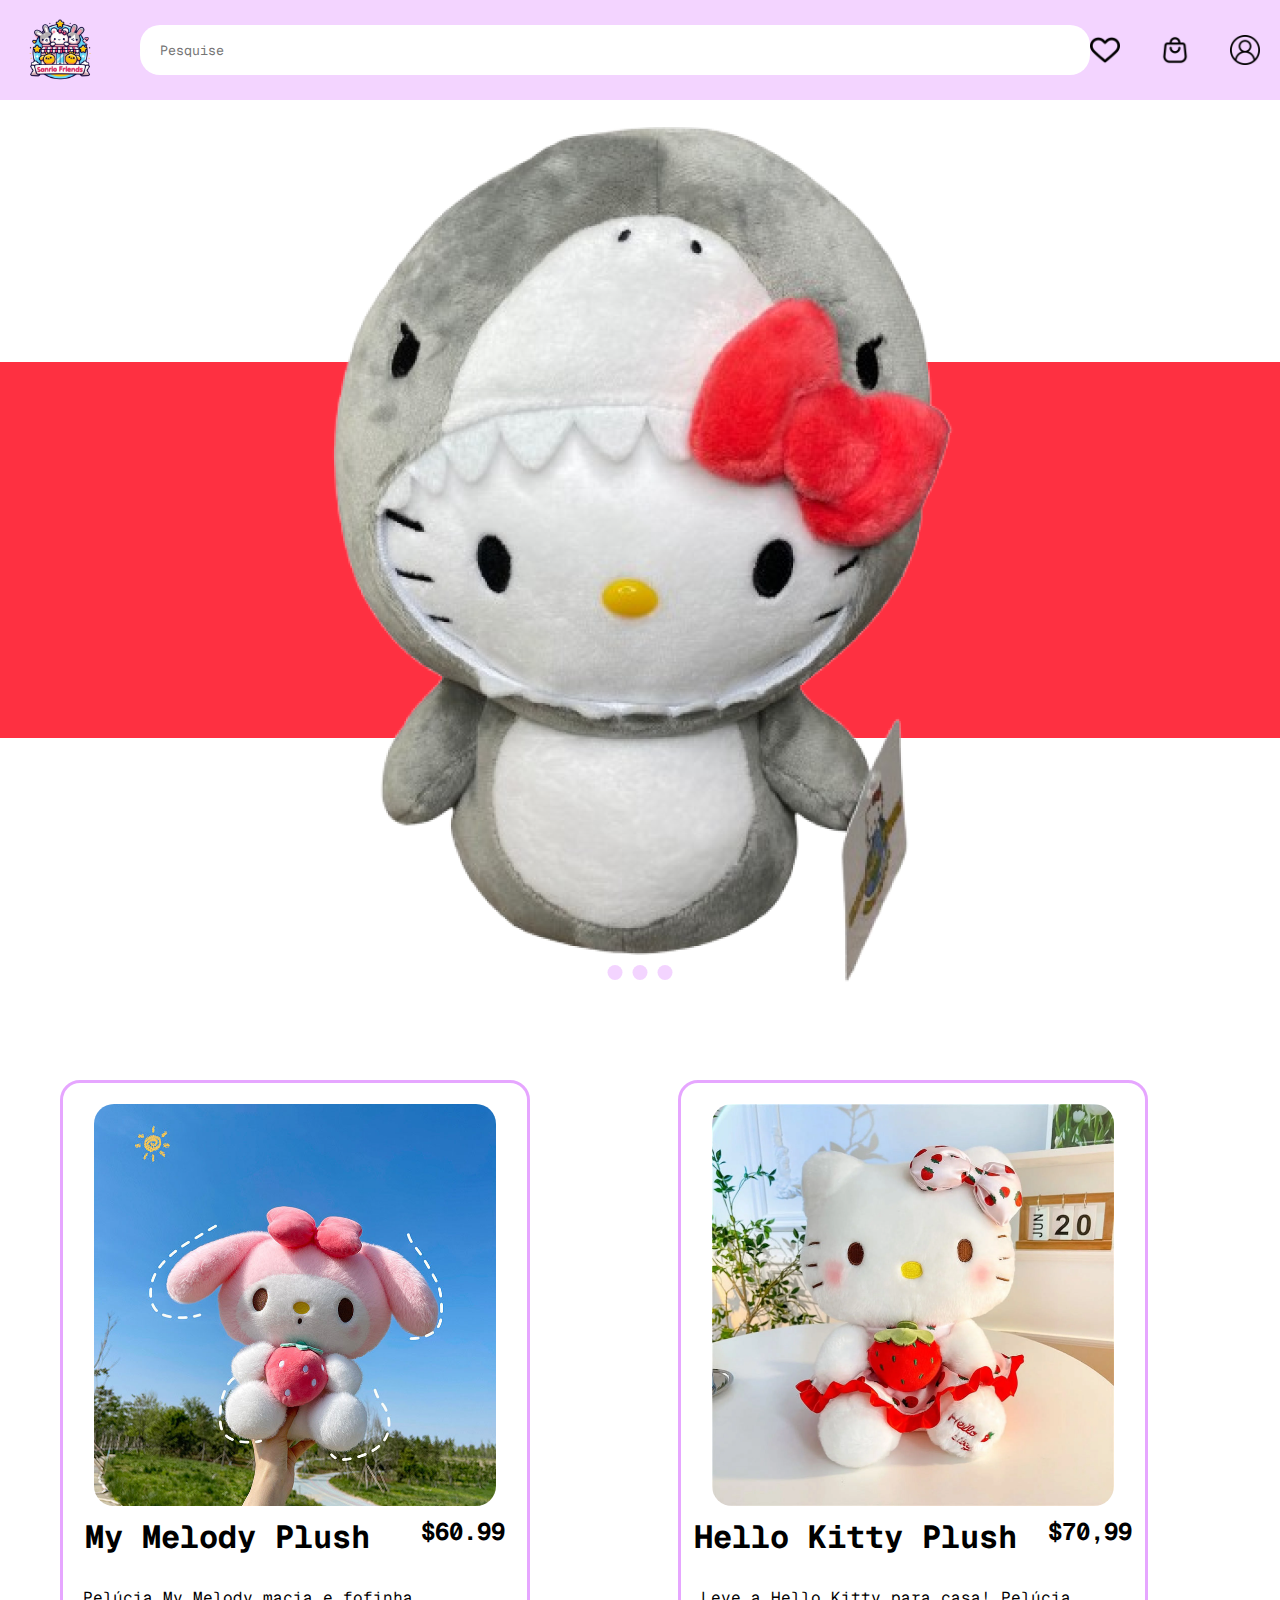
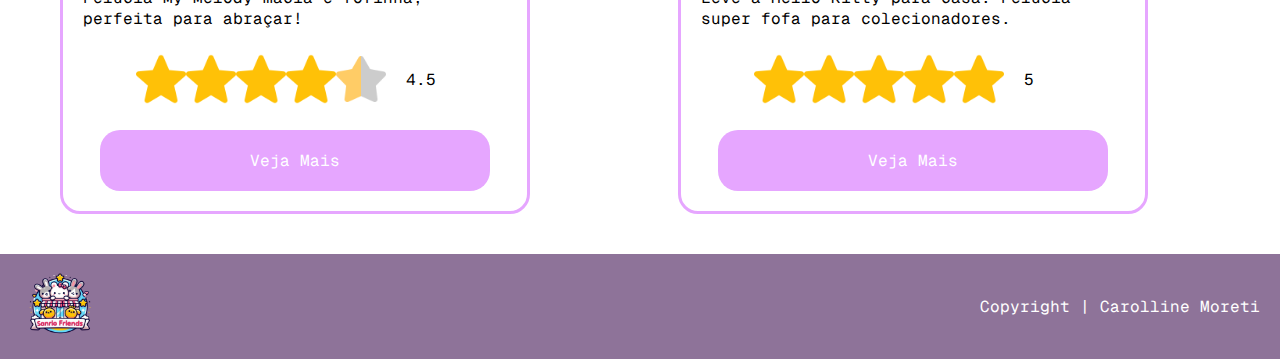
<file: index.html>
<!DOCTYPE html>
<html lang="pt-br">
<head>
    <meta charset="UTF-8">
    <meta name="viewport" content="width=device-width, initial-scale=1.0">
    <title>Sanrio Friends</title>
    <link rel="stylesheet" href="./assets/css/base.css">
    <link rel="stylesheet" href="./assets/css/header.css">
    <link rel="stylesheet" href="./assets/css/slider.css">
    <link rel="stylesheet" href="./assets/css/cards.css">
    <link rel="stylesheet" href="./assets/css/footer.css">
    <link rel="stylesheet" href="./assets/css/media.css">
</head>
<body>
    <header>
        <div class="container">
            <div class="left-header">
                <img src="./assets/img/logo.png" alt="" class="logo">
                <input type="text" placeholder="Pesquise">
            </div>
            <div class="right-header">
                <img src="./assets/img/heart.png" alt="" class="icon">
                <img src="./assets/img/shopping-bag.png" alt="" class="icon">
                <img src="./assets/img/user.png" alt="" class="icon">
            </div>
        </div>
    </header>
    <section>
        <div class="slide-container">
            <div class="strip"></div>
            <span id="slider-image1"></span>
            <span id="slider-image2"></span>
            <span id="slider-image3"></span>
            <div class="image-container">
                <img src="./assets/img/slider1.png" class="slider-image">
                <img src="./assets/img/slider2.png" class="slider-image">
                <img src="./assets/img/slider3.png" class="slider-image">
            </div>
            <div class="button-container">
                <a href="#slider-image1" class="slider-button"></a>
                <a href="#slider-image2" class="slider-button"></a>
                <a href="#slider-image3" class="slider-button"></a>
            </div>
        </div>
    </section>
    <section class="cards">
        <div class="container">
            <div class="cards-container">
                <div class="card">
                    <img src="./assets/img/my-melody/my-melody-hero.jpg" alt="" class="card-image">
                    <div class="main-card">
                        <h1>My Melody Plush</h1>
                        <h2>$60.99</h2>
                    </div>
                    <p>Pelúcia My Melody macia e fofinha, perfeita para abraçar!</p>
                    <div class="rate">
                        <div class="stars">
                            <img src="./assets/img/star.png" alt="" class="star">
                            <img src="./assets/img/star.png" alt="" class="star">
                            <img src="./assets/img/star.png" alt="" class="star">
                            <img src="./assets/img/star.png" alt="" class="star">
                            <img src="./assets/img/favorite.png" alt="" class="star">
                        </div>
                        <div class="rate-note">
                            <p>4.5</p>
                        </div>
                    </div>
                    <a href="./mymelody.html" class="button" target="_blank">Veja Mais</a>
                </div>
                <div class="card">
                    <img src="./assets/img/hello-kitty/hello-kitty2-hero.png" alt="" class="card-image">
                    <div class="main-card">
                        <h1>Hello Kitty Plush</h1>
                        <h2>$70,99</h2>
                    </div>
                    <p>Leve a Hello Kitty para casa! Pelúcia super fofa para colecionadores.</p>
                    <div class="rate">
                        <div class="stars">
                            <img src="./assets/img/star.png" alt="" class="star">
                            <img src="./assets/img/star.png" alt="" class="star">
                            <img src="./assets/img/star.png" alt="" class="star">
                            <img src="./assets/img/star.png" alt="" class="star">
                            <img src="./assets/img/star.png" alt="" class="star">
                        </div>
                        <div class="rate-note">
                            <p>5</p>
                        </div>
                    </div>
                    <a href="./hellokityy.html" class="button" target="_blank">Veja Mais</a>
                </div>
                <div class="card">
                    <img src="./assets/img/kuromi/kuromi-hero2.png" alt="" class="card-image">
                    <div class="main-card">
                        <h1>Kuromi Plush</h1>
                        <h2>$65.20</h2>
                    </div>
                    <p>Acompanhe suas aventuras com a pelúcia da Kuromi!</p>
                    <div class="rate">
                        <div class="stars">
                            <img src="./assets/img/star.png" alt="" class="star">
                            <img src="./assets/img/star.png" alt="" class="star">
                            <img src="./assets/img/star.png" alt="" class="star">
                            <img src="./assets/img/star.png" alt="" class="star">
                            <img src="./assets/img/favorite.png" alt="" class="star">
                        </div>
                        <div class="rate-note">
                            <p>4.5</p>
                        </div>
                    </div>
                    <a href="./kuromi.html" class="button" target="_blank">Veja Mais</a>
                </div>
            </div>
        </div>
    </section>
    <footer>
        <div class="container">
            <div class="logo">
                <a href="./index.html"><img src="./assets/img/logo.png" alt="" class="logo"></a>
            </div>
            <div class="links">
                <p>Copyright | Carolline Moreti</p>
            </div>
        </div>
    </footer>
</body>
</html>
</file>
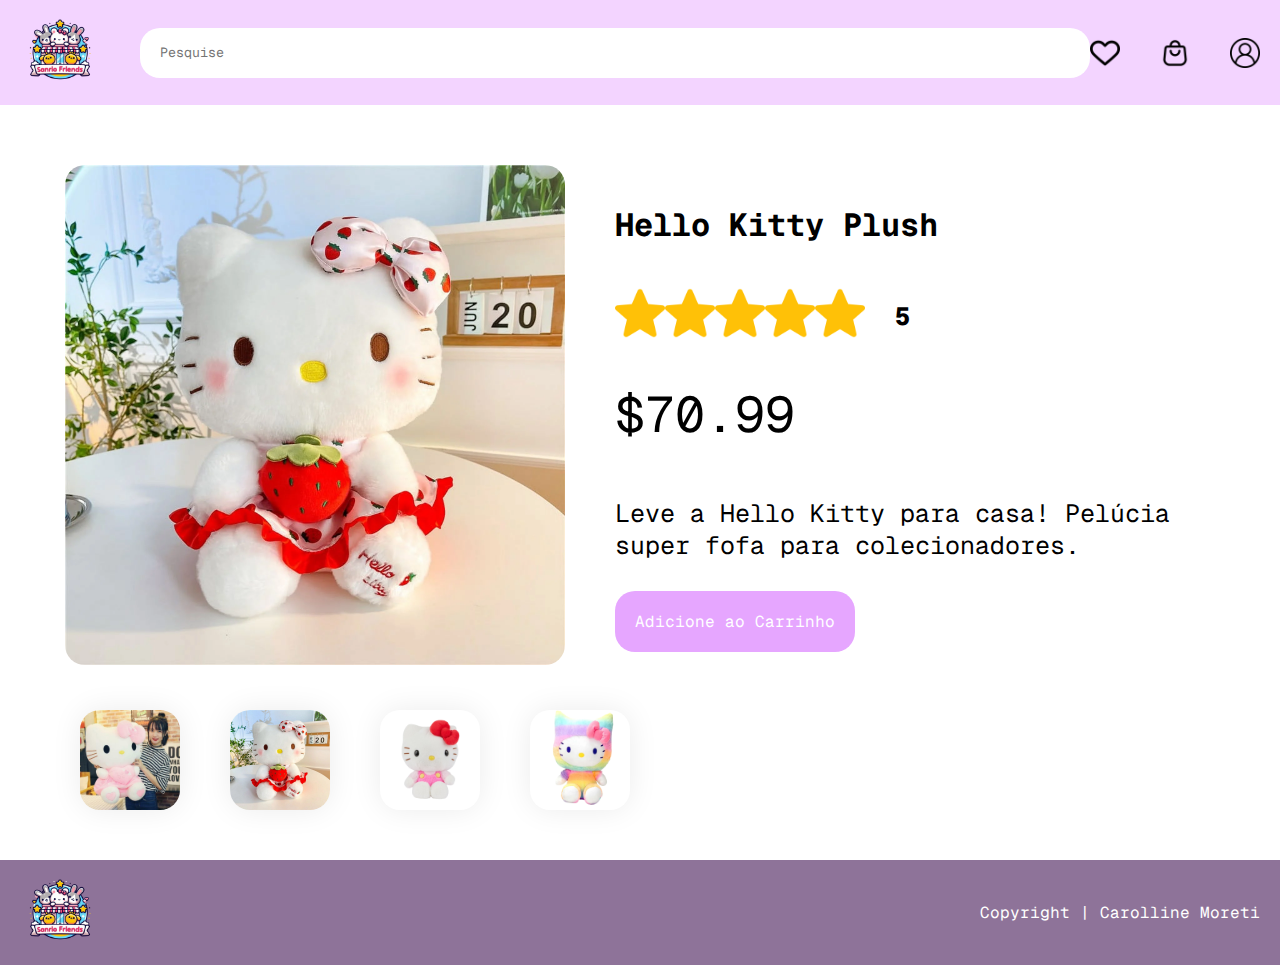
<file: hellokityy.html>
<!DOCTYPE html>
<html lang="pt-br">
<head>
    <meta charset="UTF-8">
    <meta name="viewport" content="width=device-width, initial-scale=1.0">
    <title>SF | Hello Kitty</title>
    <link rel="stylesheet" href="./assets/css/header.css">
    <link rel="stylesheet" href="./assets/css/base.css">
    <link rel="stylesheet" href="./assets/css/footer.css">
    <link rel="stylesheet" href="./assets/css/detail.css">
    <link rel="stylesheet" href="./assets/css/media.css">
    
</head>
<body>
    <header>
        <div class="container">
            <div class="left-header">
                <a href="./index.html"><img src="./assets/img/logo.png" alt="" class="logo"></a>
                <input type="text" placeholder="Pesquise">
            </div>
            <div class="right-header">
                <img src="./assets/img/heart.png" alt="" class="icon">
                <img src="./assets/img/shopping-bag.png" alt="" class="icon">
                <img src="./assets/img/user.png" alt="" class="icon">
            </div>
        </div>
    </header>
    <main>
        <div class="container">
            <div class="main">
                 <div class="left-div" id="teste">
                    <img src="./assets/img/hello-kitty/hello-kitty2-hero.png" alt="" class="image-main" id="image">
                </div> 
                <div class="right-div">
                    <h1>Hello Kitty Plush</h1>
                    <div class="detail-rate">
                        <div class="stars">
                            <img src="./assets/img/star.png" alt="" class="star">
                            <img src="./assets/img/star.png" alt="" class="star">
                            <img src="./assets/img/star.png" alt="" class="star">
                            <img src="./assets/img/star.png" alt="" class="star">
                            <img src="./assets/img/star.png" alt="" class="star">
                        </div>
                        <p>5</p>
                    </div>
                    <p class="price">$70.99</p>
                    <p>Leve a Hello Kitty para casa! Pelúcia super fofa para colecionadores.</p>
                    <a href="#" class="button">Adicione ao Carrinho</a>
                </div>
            </div>
            <div class="images">
                <img src="./assets/img/hello-kitty/hello-kitty-hero.jpg" class="image" id="1">
                <img src="./assets/img/hello-kitty/hello-kitty2-hero.png" class="image" id="2">
                <img src="./assets/img/hello-kitty/hello-kitty.png" class="image" id="3">
                <img src="./assets/img/hello-kitty/hello-kitty2.png" class="image" id="4">
            </div>
        </div>
    </main>
    <footer>
        <div class="container">
            <div class="logo">
                <a href="./index.html"><img src="./assets/img/logo.png" alt="" class="logo"></a>
            </div>
            <div class="links">
                <p>Copyright | Carolline Moreti</p>
            </div>
        </div>
    </footer>
</body>
<script src="detalhe-hello.js"></script>
</html>
</file>
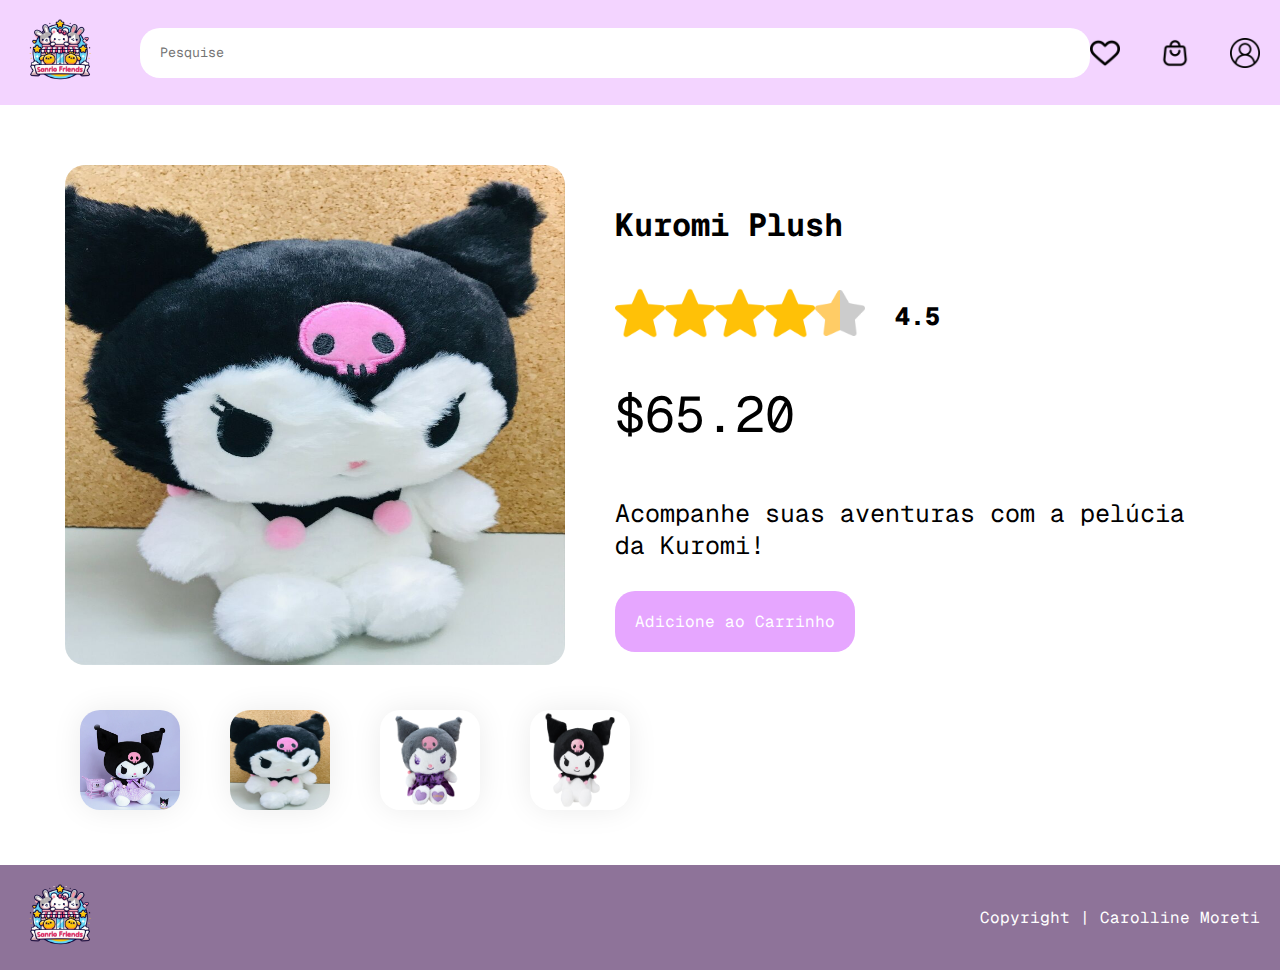
<file: kuromi.html>
<!DOCTYPE html>
<html lang="pt-br">
<head>
    <meta charset="UTF-8">
    <meta name="viewport" content="width=device-width, initial-scale=1.0">
    <title>SF | Kuromi</title>
    <link rel="stylesheet" href="./assets/css/header.css">
    <link rel="stylesheet" href="./assets/css/base.css">
    <link rel="stylesheet" href="./assets/css/footer.css">
    <link rel="stylesheet" href="./assets/css/detail.css">
    <link rel="stylesheet" href="./assets/css/media.css">
</head>
<body>
    <header>
        <div class="container">
            <div class="left-header">
                <a href="./index.html"><img src="./assets/img/logo.png" alt="" class="logo"></a>
                <input type="text" placeholder="Pesquise">
            </div>
            <div class="right-header">
                <img src="./assets/img/heart.png" alt="" class="icon">
                <img src="./assets/img/shopping-bag.png" alt="" class="icon">
                <img src="./assets/img/user.png" alt="" class="icon">
            </div>
        </div>
    </header>
    <main>
        <div class="container">
            <div class="main">
                 <div class="left-div" id="teste">
                    <img src="./assets/img/kuromi/kuromi-hero.jpg" alt="" class="image-main" id="image">
                </div> 
                <div class="right-div">
                    <h1>Kuromi Plush</h1>
                    <div class="detail-rate">
                        <div class="stars">
                            <img src="./assets/img/star.png" alt="" class="star">
                            <img src="./assets/img/star.png" alt="" class="star">
                            <img src="./assets/img/star.png" alt="" class="star">
                            <img src="./assets/img/star.png" alt="" class="star">
                            <img src="./assets/img/favorite.png" alt="" class="star">
                        </div>
                        <p>4.5</p>
                    </div>
                    <p class="price">$65.20</p>
                    <p>Acompanhe suas aventuras com a pelúcia da Kuromi!</p>
                    <a href="#" class="button">Adicione ao Carrinho</a>
                </div>
            </div>
            <div class="images">
                <a href=""  id="1"><img src="./assets/img/kuromi/kuromi-hero2.png" alt="" class="image"></a>
                <a href=""  id="2"><img src="./assets/img/kuromi/kuromi-hero.jpg" alt="" class="image"></a>
                <a href=""  id="3"><img src="./assets/img/kuromi/kuromi.png" alt="" class="image"></a>
                <a href=""  id="4"><img src="./assets/img/kuromi/kuromi2.png" alt="" class="image"></a>
            </div>
        </div>
    </main>
    <footer>
        <div class="container">
            <div class="logo">
                <a href="./index.html"><img src="./assets/img/logo.png" alt="" class="logo"></a>
            </div>
            <div class="links">
                <p>Copyright | Carolline Moreti</p>
            </div>
        </div>
    </footer>
</body>
<script src="detalhes-kuromi.js"></script>
</html>
</file>
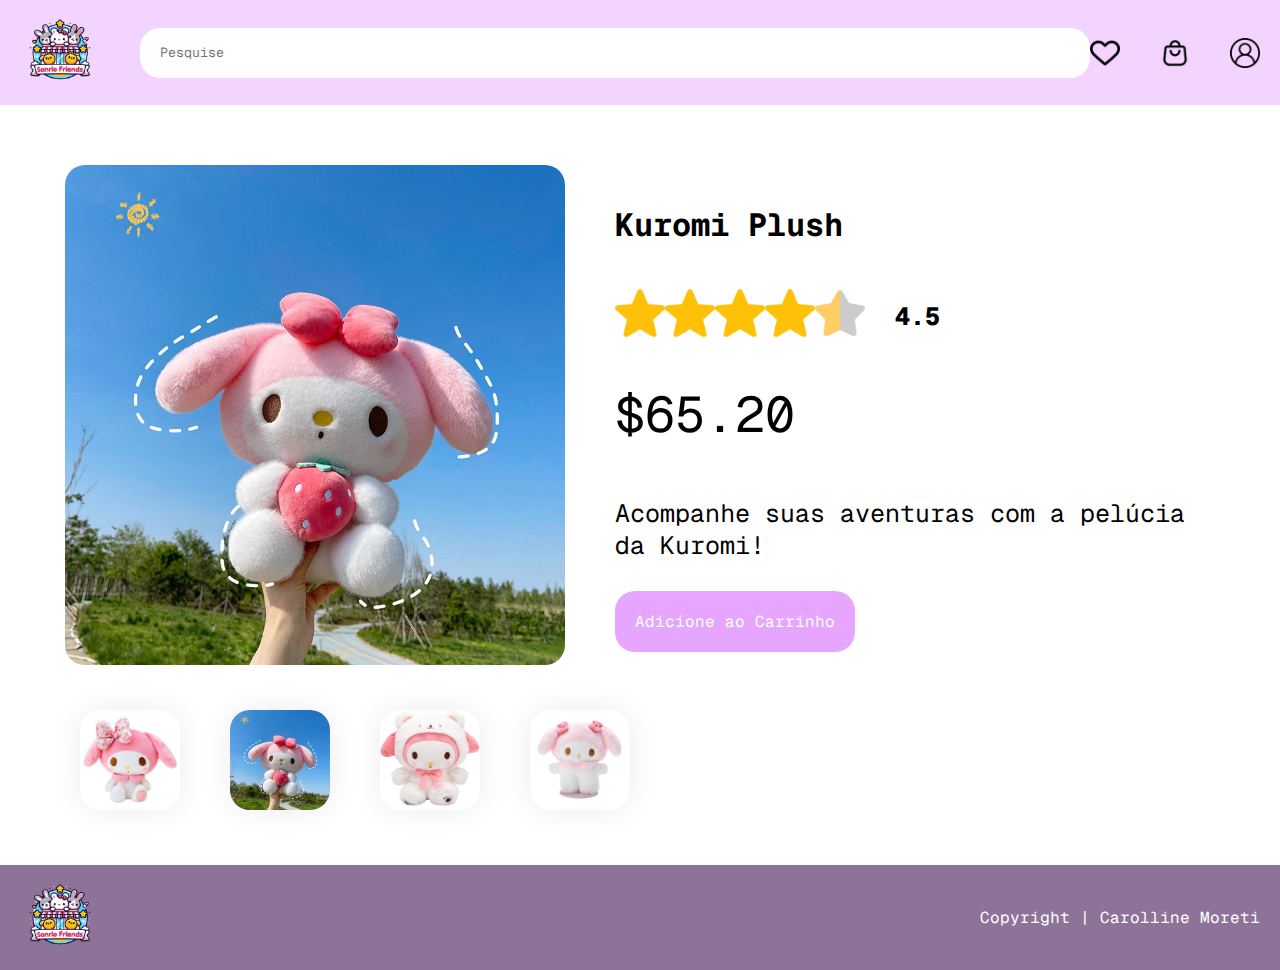
<file: mymelody.html>
<!DOCTYPE html>
<html lang="pt-br">
<head>
    <meta charset="UTF-8">
    <meta name="viewport" content="width=device-width, initial-scale=1.0">
    <title>SF | My Melody</title>
    <link rel="stylesheet" href="./assets/css/header.css">
    <link rel="stylesheet" href="./assets/css/base.css">
    <link rel="stylesheet" href="./assets/css/footer.css">
    <link rel="stylesheet" href="./assets/css/detail.css">
    <link rel="stylesheet" href="./assets/css/media.css">
</head>
<body>
    <header>
        <div class="container">
            <div class="left-header">
                <a href="./index.html"><img src="./assets/img/logo.png" alt="" class="logo"></a>
                <input type="text" placeholder="Pesquise">
            </div>
            <div class="right-header">
                <img src="./assets/img/heart.png" alt="" class="icon">
                <img src="./assets/img/shopping-bag.png" alt="" class="icon">
                <img src="./assets/img/user.png" alt="" class="icon">
            </div>
        </div>
    </header>
    <main>
        <div class="container">
            <div class="main">
                 <div class="left-div" id="teste">
                    <img src="./assets/img/my-melody/my-melody-hero.jpg" alt="" class="image-main" id="image">
                </div> 
                <div class="right-div">
                    <h1>Kuromi Plush</h1>
                    <div class="detail-rate">
                        <div class="stars">
                            <img src="./assets/img/star.png" alt="" class="star">
                            <img src="./assets/img/star.png" alt="" class="star">
                            <img src="./assets/img/star.png" alt="" class="star">
                            <img src="./assets/img/star.png" alt="" class="star">
                            <img src="./assets/img/favorite.png" alt="" class="star">
                        </div>
                        <p>4.5</p>
                    </div>
                    <p class="price">$65.20</p>
                    <p>Acompanhe suas aventuras com a pelúcia da Kuromi!</p>
                    <a href="#" class="button">Adicione ao Carrinho</a>
                </div>
            </div>
            <div class="images">
                <a href=""  id="1"><img src="./assets/img/my-melody/my-melody.png" alt="" class="image"></a>
                <a href=""  id="2"><img src="./assets/img/my-melody/my-melody-hero.jpg" alt="" class="image"></a>
                <a href=""  id="3"><img src="./assets/img/my-melody/mymelody.png" alt="" class="image"></a>
                <a href=""  id="4"><img src="./assets/img/my-melody/my-melody3.png" alt="" class="image"></a>
            </div>
        </div>
    </main>
    <footer>
        <div class="container">
            <div class="logo">
                <a href="./index.html"><img src="./assets/img/logo.png" alt="" class="logo"></a>
            </div>
            <div class="links">
                <p>Copyright | Carolline Moreti</p>
            </div>
        </div>
    </footer>
</body>
<script src="detalhes-melody.js"></script>
</html>
</file>
<file: assets/css/base.css>
@import url('https://fonts.googleapis.com/css2?family=Geist+Mono:wght@100..900&display=swap');

*{
    margin: 0;
    padding: 0;
    box-sizing: border-box;
    font-family: 'Geist Mono';
}
:root{
    --text:#2A1233;
    --stroke:#593866;
    --back:#F3D4FF;
    --back-secundary:#8E7399;
    --primary:#E6A6FF;
    --secundary:#fff;
}
.container{
    margin:60px 40px 20px 40px;
}
.button{
    background-color:var(--primary);
    border-radius: 20px;
    padding:20px;
    color: var(--secundary);
    text-decoration: none;
    cursor: pointer;
}
.button:hover{
    background-color: var(--back-secundary);
    color: var(--back);
}
</file>
<file: assets/css/header.css>
.logo{
    width: 80px;
}
header .container{
    margin: 0;
    padding: 10px 20px;
    display: flex;
    flex-direction: row;
    align-items: center;
    justify-content: space-between;
}
header{
    background-color: var(--back);
}
header .icon{
    width: 30px;
}
header .left-header, .right-header{
    display: flex;
    align-items: center;
    gap: 40px;
}
header input{
    width: 950px;
    height: 50px;
    border-radius: 20px;
    padding: 20px;
    border: var(--secundary);
}
</file>
<file: assets/css/slider.css>
.slide-container{
    width: 100vw;
    height: 900px; 
    margin: 0;
    overflow: hidden;
    position: relative;
}
.image-container{
    width: 300vw;
    height: 100vh;
    display: flex;
    animation: slideAnimation 9s infinite ease-in-out;
    animation-play-state: running; 
}
.slider-image{
    width: 100vw;
    height: 900px;
    object-fit: cover;
}
.button-container{
    position: absolute;
    bottom: 20px;
    left: 50%;
    transform: translateX(-50%);
    display: flex;
    justify-content: center;
    gap: 10px;
}
.slider-button{
    display: inline-block;
    height: 15px;
    width: 15px;
    border-radius: 50%;
    background-color: var(--back);
    cursor: pointer;
    transition: background-color 0.3 ease;
}
.slider-button:hover{
    background-color: var(--back-secundary);
}
.slider-button:hover ~ .image-container{
    animation-play-state: paused;
}
.image-container:hover{
    animation-play-state: running;
}
#slider-image1:target ~ .image-container{
    animation: none;
    transform: translateX(0);
}
#slider-image2:target ~ .image-container{
    animation: none;
    transform: translateX(-100vw);
}
#slider-image3:target ~ .image-container{
    animation: none;
    transform: translateX(-200vw);
}

/*Animação*/
@keyframes slideAnimation{
    0%{transform: translateX(0);}
    33.33%{transform: translateX(-100vw);}
    66.66%{transform: translateX(-200vw);}
    100%{transform: translateX(0);}
}
</file>
<file: assets/css/cards.css>
.cards-container{
    padding: 20px;
    gap: 148px;
    display: flex;
    flex-direction: row;
    justify-content: space-between;
    align-items: center;
}
.card{
    width: 470px;
    height: 734px;
    border: 3px solid var(--primary);
    border-radius: 20px;
    display: flex;
    flex-direction: column;
    justify-content: center;
    align-items: center;
}
.card-image{
    width: 402px;
    height:402px;
    border-radius: 20px;
}
.stars{
    display: flex;
    flex-direction: row;
    justify-content: space-between;
    align-items: center;
}
.star{
    width: 50px;
}
.main-card{
    display:flex;
    flex-direction:row;
    justify-content:space-around;
    width:470px;
    margin:10px;
}
.card p{
    margin:20px;
}
.rate{
    display:flex;
    flex-direction:row;
    margin:0 20px 20px 20px;
    justify-content:space-around
}
.card .button{
    padding: 20px 150px;
}
.rate .rate-note{
    width:69px;
}
</file>
<file: assets/css/footer.css>
.logo{
    width: 80px;
}
footer .container{
    margin: 0;
    padding: 10px 20px;
    display: flex;
    flex-direction: row;
    align-items: center;
    justify-content: space-between;
}
footer{
    background-color: var(--back-secundary);
    color:var(--secundary);
}
</file>
<file: assets/css/media.css>
@media (max-width: 900px) {
    *{
      margin: 0;
      padding: 0;
      box-sizing: border-box;
      font-family: 'Geist Mono';
    }
    :root{
      --text:#2A1233;
      --stroke:#593866;
      --back:#F3D4FF;
      --back-secundary:#8E7399;
      --primary:#E6A6FF;
      --secundary:#fff;
    }
    .container{
      margin: 20px 10px 10px 10px;
    }
    .button{
      background-color: var(--primary);
      border-radius: 10px;
      padding: 10px;
      color: var(--secundary);
      text-decoration: none;
      cursor: pointer;
    }
    .button:hover{
      background-color: var(--back-secundary);
      color: var(--back);
    }
    .cards-container{
      padding: 10px;
      gap: 20px;
      display: flex;
      flex-direction: column;
      align-items: center;
    }
    .card{
      width: 300px;
      height: 450px;
      border: 2px solid var(--primary);
      border-radius: 10px;
      display: flex;
      flex-direction: column;
      justify-content: center;
      align-items: center;
    }
    .card-image{
      width: 150px;
      height: 150px;
      border-radius: 20px;
      margin-top: 10px;
    }
    .stars{
      display: flex;
      flex-direction: row;
      justify-content: space-between;
      align-items: center;
    }
    .star{
      width: 30px;
    }
    .main-card{
      display: flex;
      flex-direction: column;
      align-items: center;
      width: 300px;
      margin: 10px;
    }
    .card p{
      margin: 10px;
      font-size: 12px;
    }
    .rate{
      display: flex;
      flex-direction: column;
      margin: 0 10px 0px 10px;
      align-items: center;
    }
    .card .button{
      padding: 5px 50px;
    }
    .rate .rate-note{
      width: 40px;
    }
    main .container{
      display: flex;
      flex-direction: column;
      align-items: center;
    }
    .detail-rate{
      display: flex;
      flex-direction: column;
      align-items: center;
    }
    .detail-rate p{
      font-size: 20px;
      font-weight: 800;
      margin-top: 20px;
    }
    .stars{
      display: flex;
      flex-direction: row;
      align-items: center;
    }
    .star{
      width: 30px;
    }
    .main{
      display: flex;
      flex-direction: column;
      align-items: center;
    }
    .left-div{
      color: #fff;
      width: 300px;
      border-radius: 10px;
    }
    .image{
      width: 80px;
      height: 80px;
      border-radius: 10px;
      box-shadow: 0px 0px 20px #ececec;
    }
    .right-div p{
      margin-bottom: 20px;
      font-size: 18px;
    }
    .right-div{
      width: 100%;
    }
    .right-div .price{
      font-size: 30px;
    }
    .image-main{
      border-radius: 10px;
      width: 300px;
      height: 300px;
    }
    .images{
      display: flex;
      flex-direction: row;
      gap: 20px;
      margin: 20px 20px 10px 20px;
    }
    .logo{
      width: 60px;
    }
    footer .container{
      margin: 0;
      padding: 5px 10px;
      display: flex;
      flex-direction: column;
      align-items: center;
      justify-content: space-between;
    }
    footer{
      background-color: var(--back-secundary);
      color:var(--secundary);
    }
    .logo{
      width: 60px;
    }
    header .container{
      margin: 0;
      padding: 5px 10px;
      display: flex;
      flex-direction: column;
      align-items: center;
      justify-content: space-between;
    }
    header{
      background-color: var(--back);
    }
    header .icon{
      width: 40px;
    }
    header .left-header, .right-header{
      display: flex;
      align-items: center;
      gap: 20px;
    }
    header input{
      width: 250px;
      height: 30px;
      border-radius: 10px;
      padding: 10px;
      border: var(--secundary);
    }
    .slide-container{
      width: 100vw;
      height: 400px; 
      margin: 0;
      overflow: hidden;
      position: relative;
    }
    .image-container{
      width: 300vw;
      height: 100vh;
      display: flex;
      animation: slideAnimation 9s infinite ease-in-out;
      animation-play-state: running; 
    }
    .slider-image{
      width: 100vw;
      height: 400px;
      object-fit: cover;
    }
    .button-container{
      position: absolute;
      bottom: 10px;
      left: 50%;
      transform: translateX(-50%);
      display: flex;
      justify-content: center;
      gap: 5px;
    }
    .slider-button{
      display: inline-block;
      height: 10px;
      width: 10px;
      border-radius: 50%;
      background-color: var(--back);
      cursor: pointer;
      transition: background-color 0.3 ease;
    }
    .slider-button:hover{
      background-color: var(--back-secundary);
    }
    .slider-button:hover ~ .image-container{
      animation-play-state: paused;
    }
    .image-container:hover{
      animation-play-state: running;
    }
    #slider-image1:target ~ .image-container{
      animation: none;
      transform: translateX(0);
    }
    #slider-image2:target ~ .image-container{
      animation: none;
      transform: translateX(-100vw);
    }
    #slider-image3:target ~ .image-container{
      animation: none;
      transform: translateX(-200vw);
    }
  
    /*Animação*/
    @keyframes slideAnimation{
      0%{transform: translateX(0);}
      33.33%{transform: translateX(-100vw);}
      66.66%{transform: translateX(-200vw);}
      100%{transform: translateX(0);}
    }
  }
</file>
<file: assets/css/detail.css>
main .container{
    display: flex;
    flex-direction: column;
}
.detail-rate{
    display: flex;
    flex-direction: row;
    gap: 30px;
    align-items: center;
}
.detail-rate p{
    font-size: 30px;
    font-weight: 800;
    margin-top: 55px;
}
.stars{
    display: flex;
    flex-direction: row;
    align-items: center;
}
.star{
    width: 50px;
}
.main{
    display: flex;
    flex-direction: row;
    justify-content: space-around;
    align-items: center;
}
.left-div{
    color: #fff;
    width: 500px;
    border-radius: 20px;
}
.image{
    width: 100px;
    height: 100px;
    border-radius: 20px;
    box-shadow: 0px 0px 30px #ececec;
    cursor:pointer;
}
.right-div p{
    margin-bottom: 50px;
    font-size: 25px;
}
.right-div{
    width: 50%;
}
.right-div .price{
    font-size: 50px;
}
.image-main{
    border-radius: 20px;
    width: 500px;
    height:500px;
}
.images{
    display: flex;
    flex-direction: row;
    gap: 50px;
    margin: 40px 40px 30px 40px;
}
</file>
